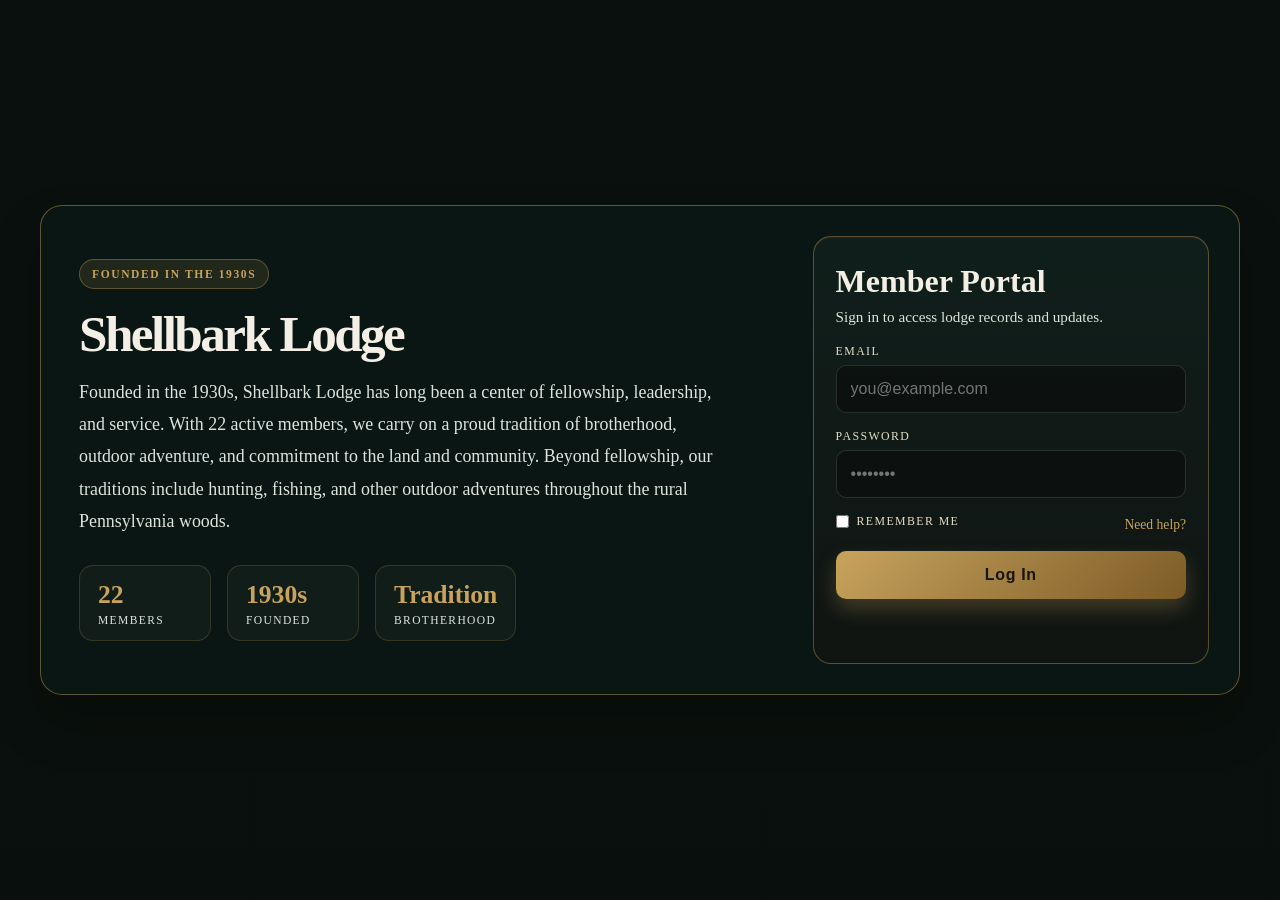
<file: index.html>
<!DOCTYPE html>
<html lang="en">
  <head>
    <meta charset="UTF-8" />
    <meta name="viewport" content="width=device-width, initial-scale=1.0" />
    <title>Shellbark Lodge</title>
    <link rel="stylesheet" href="styles.css" />
  </head>
  <body>
    <div class="page">
      <main class="hero">
        <section class="content">
          <div class="eyebrow">Founded in the 1930s</div>
          <h1>Shellbark Lodge</h1>
          <p class="lead">
            Founded in the 1930s, Shellbark Lodge has long been a center of fellowship,
            leadership, and service. With 22 active members, we carry on a proud tradition
            of brotherhood, outdoor adventure, and commitment to the land and community.
            Beyond fellowship, our traditions include hunting, fishing, and other outdoor
            adventures throughout the rural Pennsylvania woods.
          </p>

          <div class="stats">
            <div class="stat">
              <strong>22</strong>
              <span>Members</span>
            </div>
            <div class="stat">
              <strong>1930s</strong>
              <span>Founded</span>
            </div>
            <div class="stat">
              <strong>Tradition</strong>
              <span>Brotherhood</span>
            </div>
          </div>
        </section>

        <aside class="login-panel">
          <h2>Member Portal</h2>
          <p>Sign in to access lodge records and updates.</p>

          <form id="loginForm" novalidate>
            <div>
              <label for="email">Email</label>
              <input id="email" name="email" type="email" placeholder="you@example.com" required />
            </div>

            <div>
              <label for="password">Password</label>
              <input id="password" name="password" type="password" placeholder="••••••••" required />
            </div>

            <div class="row">
              <label class="checkbox">
                <input type="checkbox" name="remember" />
                <span>Remember me</span>
              </label>

              <a href="#">Need help?</a>
            </div>

            <button class="btn" type="submit">Log In</button>
            <div id="status" class="status" aria-live="polite"></div>
          </form>
        </aside>
      </main>
    </div>

    <script src="script.js"></script>
  </body>
</html>
</file>
<file: styles.css>
:root {
  --forest-900: #0f1f1c;
  --forest-800: #123128;
  --forest-700: #1b4536;
  --forest-600: #285443;
  --bark-700: #4d3623;
  --stone-100: #f3efe7;
  --stone-200: #e5dcc8;
  --brass-500: #c7a35d;
  --brass-600: #aa853b;
  --bronze-700: #7c5b26;
  --panel: rgba(11, 20, 17, 0.78);
  --white: #ffffff;
  --muted: #dce4dd;
  --danger: #d66d5d;
  --success: #7ecf8f;
}

* { box-sizing: border-box; }

html, body {
  margin: 0;
  min-height: 100%;
  background: #0a120f;
  color: var(--white);
  font-family: Georgia, "Times New Roman", serif;
}

body {
  background:
    linear-gradient(rgba(9, 15, 12, 0.66), rgba(9, 15, 12, 0.78)),
    url("https://images.unsplash.com/photo-1500530855697-b586d89ba3ee?auto=format&fit=crop&w=1600&q=80") center/cover no-repeat fixed;
}

.page {
  min-height: 100vh;
  display: flex;
  align-items: center;
  justify-content: center;
  padding: 40px 20px;
}

.hero {
  width: min(1200px, 100%);
  display: grid;
  grid-template-columns: 1.35fr 0.75fr;
  gap: 28px;
  align-items: center;
  padding: 30px;
  border: 1px solid rgba(199, 163, 93, 0.45);
  border-radius: 22px;
  background: rgba(15, 31, 28, 0.45);
  box-shadow: 0 28px 50px rgba(0,0,0,0.22);
  backdrop-filter: blur(6px);
}

.content { padding: 10px 8px; }

.eyebrow {
  display: inline-block;
  background: rgba(199, 163, 93, 0.12);
  border: 1px solid rgba(199, 163, 93, 0.38);
  color: var(--brass-500);
  letter-spacing: 0.14em;
  text-transform: uppercase;
  border-radius: 999px;
  padding: 8px 12px;
  font-size: 0.72rem;
  font-weight: 700;
}

h1 {
  margin: 20px 0 18px;
  font-size: clamp(2.8rem, 4vw, 5rem);
  line-height: 0.96;
  letter-spacing: -0.05em;
  color: var(--stone-100);
}

.lead {
  font-size: 1.12rem;
  line-height: 1.8;
  color: var(--muted);
  max-width: 640px;
}

.stats {
  display: flex;
  gap: 16px;
  margin-top: 28px;
  flex-wrap: wrap;
}

.stat {
  min-width: 132px;
  background: rgba(255,255,255,0.03);
  border: 1px solid rgba(199, 163, 93, 0.2);
  border-radius: 14px;
  padding: 14px 18px;
}

.stat strong {
  display: block;
  font-size: 1.6rem;
  color: var(--brass-500);
}

.stat span {
  display: block;
  margin-top: 4px;
  font-size: 0.72rem;
  letter-spacing: 0.12em;
  text-transform: uppercase;
  color: var(--muted);
}

.login-panel {
  background: linear-gradient(180deg, rgba(18, 33, 29, 0.9), rgba(18, 21, 18, 0.9));
  border: 1px solid rgba(199, 163, 93, 0.4);
  border-radius: 18px;
  padding: 26px 22px;
  box-shadow: inset 0 1px 0 rgba(255,255,255,0.05);
}

.login-panel h2 {
  margin: 0 0 8px;
  color: var(--stone-100);
  font-size: 2rem;
}

.login-panel p {
  margin: 0 0 18px;
  color: var(--muted);
  font-size: 0.95rem;
}

form {
  display: flex;
  flex-direction: column;
  gap: 16px;
}

label {
  display: block;
  margin-bottom: 6px;
  font-size: 0.74rem;
  letter-spacing: 0.12em;
  text-transform: uppercase;
  color: var(--stone-200);
}

input {
  width: 100%;
  border-radius: 10px;
  border: 1px solid rgba(255,255,255,0.12);
  background: rgba(12, 17, 15, 0.86);
  color: var(--white);
  padding: 14px 14px;
  font-size: 1rem;
  outline: none;
}

input:focus {
  border-color: var(--brass-500);
  box-shadow: 0 0 0 3px rgba(199, 163, 93, 0.18);
}

.row {
  display: flex;
  align-items: center;
  justify-content: space-between;
  gap: 12px;
  color: var(--muted);
  font-size: 0.85rem;
}

.checkbox {
  display: flex;
  align-items: center;
  gap: 8px;
}

.checkbox input {
  width: auto;
  margin: 0;
}

a {
  color: var(--brass-500);
  text-decoration: none;
}

.btn {
  appearance: none;
  border: none;
  border-radius: 10px;
  background: linear-gradient(135deg, var(--brass-500), var(--bronze-700));
  color: #17140d;
  font-weight: 800;
  letter-spacing: 0.04em;
  padding: 15px 18px;
  font-size: 1rem;
  cursor: pointer;
  transition: transform 0.18s ease, box-shadow 0.18s ease;
  box-shadow: 0 10px 20px rgba(199, 163, 93, 0.28);
}

.btn:hover {
  transform: translateY(-1px);
}

.status {
  min-height: 20px;
  margin-top: 2px;
  font-size: 0.9rem;
  color: var(--muted);
}

.status.error { color: var(--danger); }
.status.success { color: var(--success); }

@media (max-width: 900px) {
  .hero { grid-template-columns: 1fr; }
}
</file>
